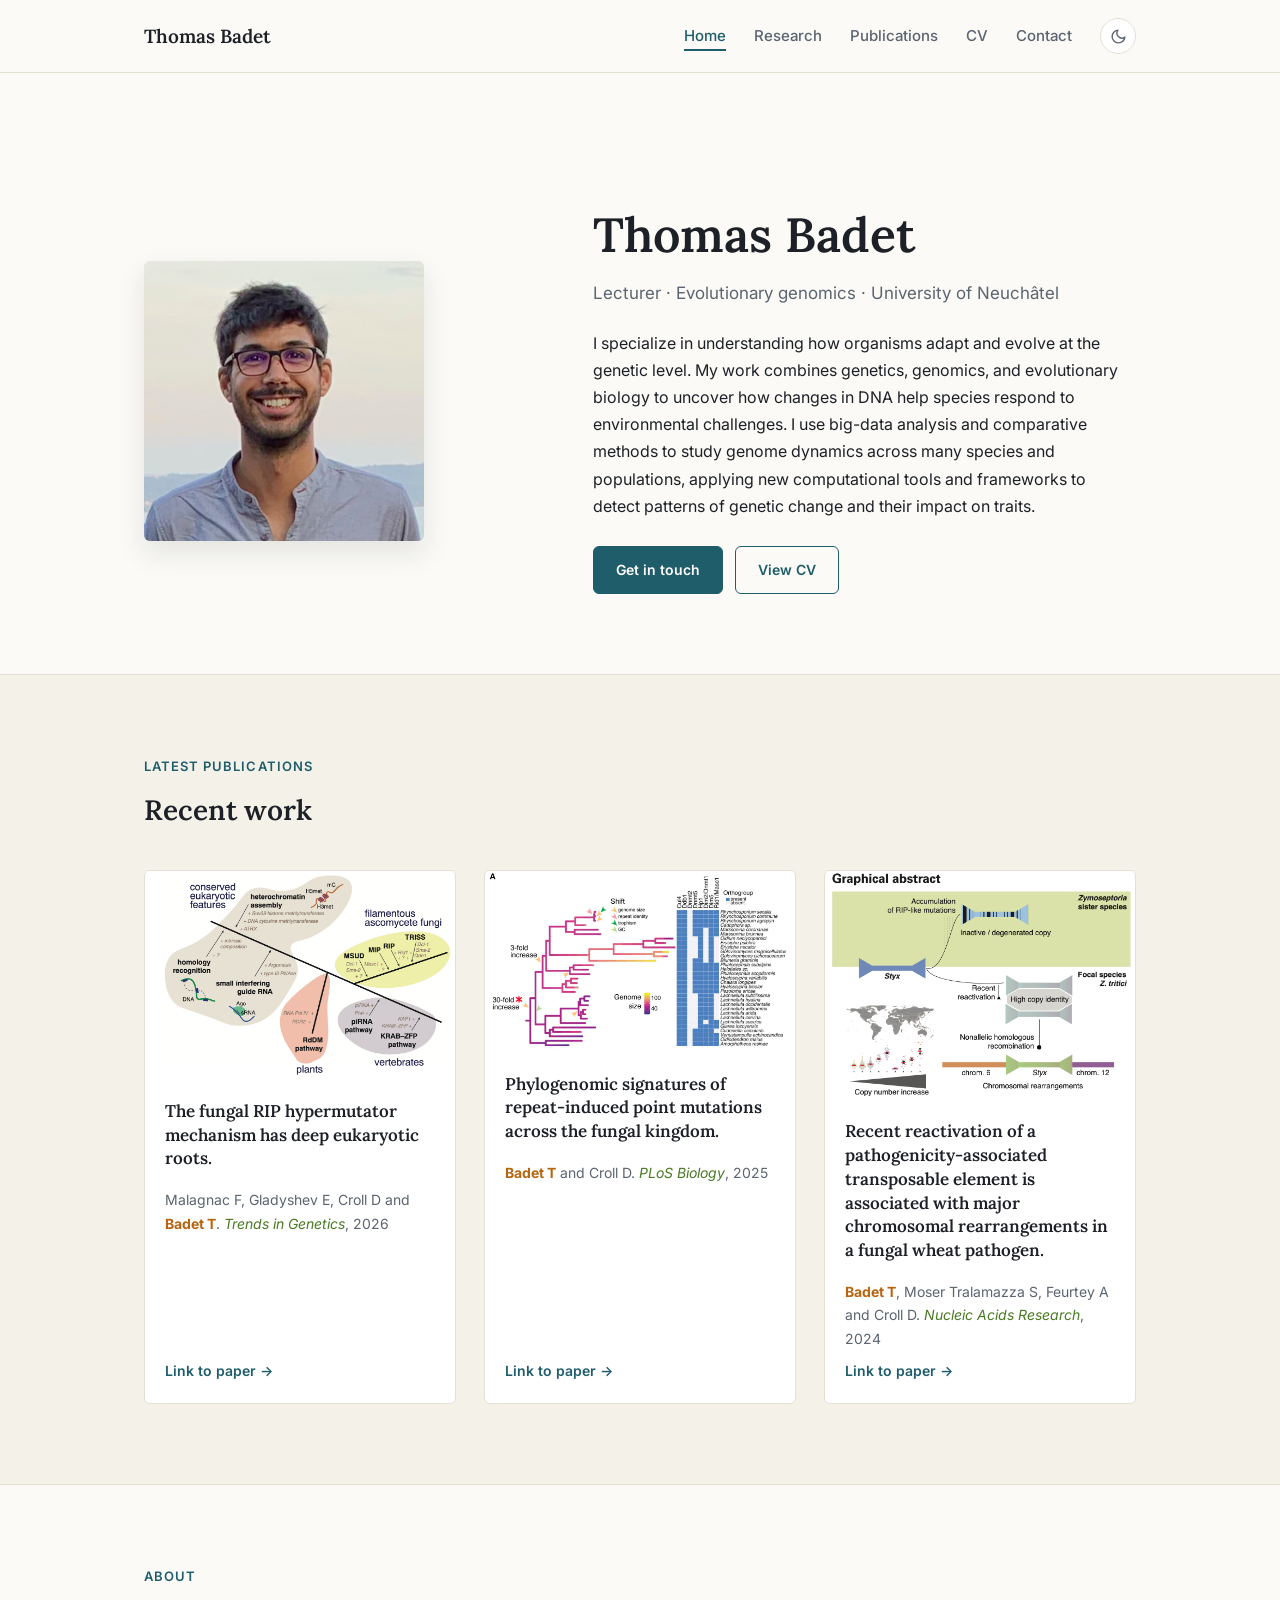
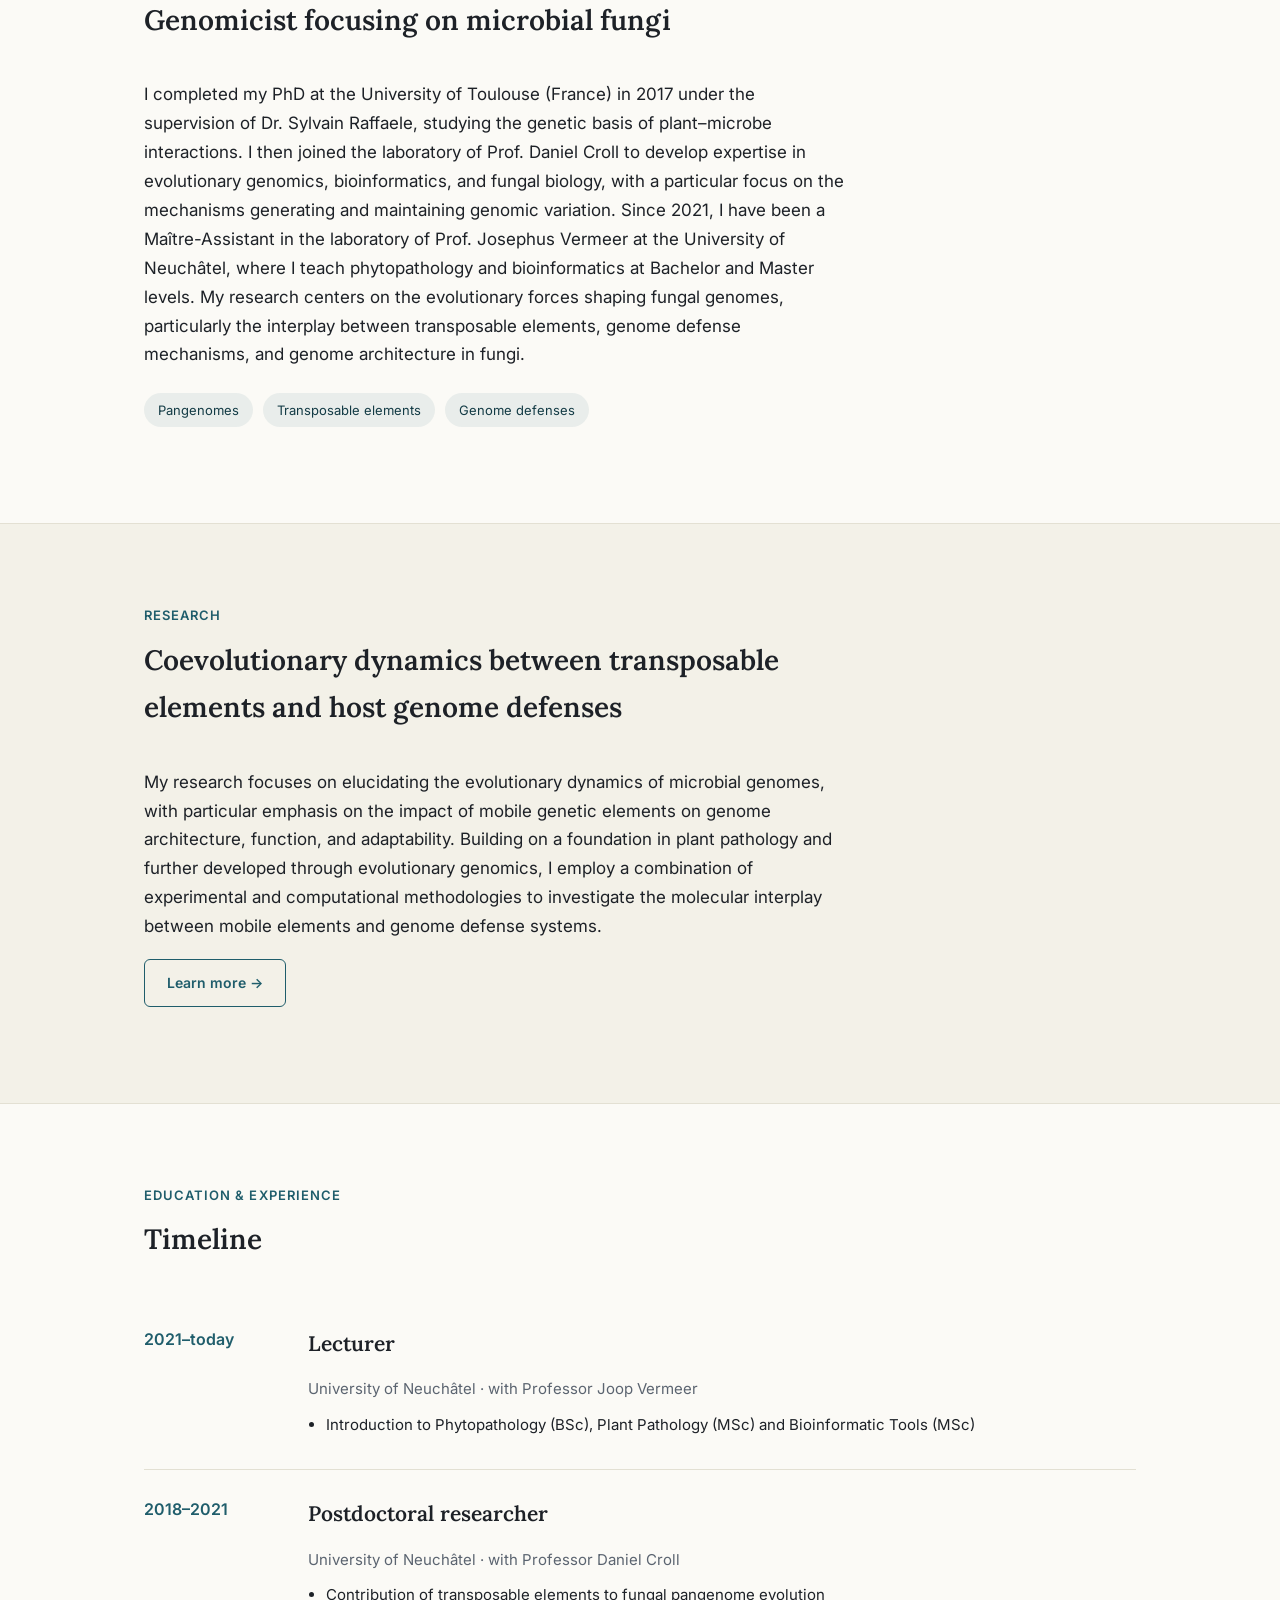
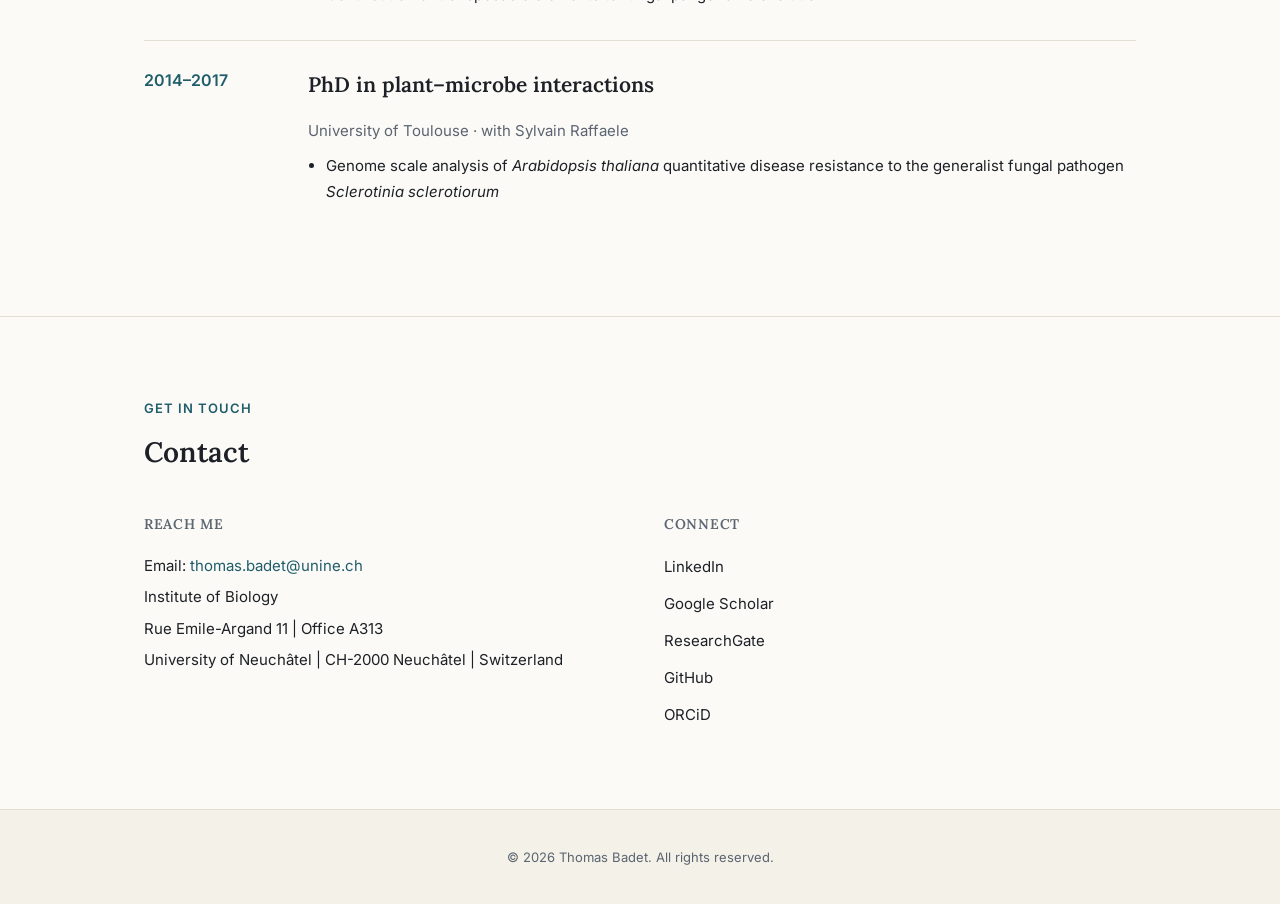
<file: index.html>
<!DOCTYPE html>
<html lang="en">
<head>
<meta charset="UTF-8">
<script>
  (function(){
    try{
      var t = localStorage.getItem('theme');
      if(!t){ t = window.matchMedia('(prefers-color-scheme: dark)').matches ? 'dark' : 'light'; }
      document.documentElement.setAttribute('data-theme', t);
    }catch(e){}
  })();
</script>
<meta name="viewport" content="width=device-width, initial-scale=1.0">
<title>Thomas Badet | Academic Profile</title>
<meta name="description" content="My research focuses on elucidating the evolutionary dynamics of fungal genomes, with particular emphasis on the impact of mobile genetic elements on genome architecture, function, and adaptability.">
<link rel="preconnect" href="https://fonts.googleapis.com">
<link rel="preconnect" href="https://fonts.gstatic.com" crossorigin>
<link href="https://fonts.googleapis.com/css2?family=Inter:wght@400;500;600&family=Lora:wght@500;600&display=swap" rel="stylesheet">
<link rel="stylesheet" href="assets/css/style.css">
</head>
<body>

<header class="site-header">
  <div class="nav-inner">
    <a class="nav-brand" href="index.html">Thomas Badet</a>
    <div class="nav-group">
      <ul class="nav-links">
        <li><a href="#hero" data-nav class="is-active">Home</a></li>
        <li><a href="pages/research.html">Research</a></li>
        <li><a href="pages/publications.html">Publications</a></li>
        <li><a href="pages/cv.html">CV</a></li>
        <li><a href="#contact" data-nav>Contact</a></li>
      </ul>
      <button type="button" class="theme-toggle" data-theme-toggle aria-label="Toggle dark mode">
        <svg class="icon-moon" viewBox="0 0 24 24" fill="none" stroke="currentColor" stroke-width="2" stroke-linecap="round" stroke-linejoin="round"><path d="M21 12.79A9 9 0 1 1 11.21 3 7 7 0 0 0 21 12.79z"/></svg>
        <svg class="icon-sun" viewBox="0 0 24 24" fill="none" stroke="currentColor" stroke-width="2" stroke-linecap="round" stroke-linejoin="round"><circle cx="12" cy="12" r="4"/><path d="M12 2v2M12 20v2M4.93 4.93l1.41 1.41M17.66 17.66l1.41 1.41M2 12h2M20 12h2M6.34 17.66l-1.41 1.41M19.07 4.93l-1.41 1.41"/></svg>
      </button>
    </div>
  </div>
</header>

<main>

  <!-- ===================== HERO ===================== -->
  <section id="hero">
    <div class="wrap hero">
      <div class="hero-photo-frame">
        <img src="assets/images/profile.png" alt="Thomas Badet">
      </div>
      <div class="hero-text">
        <h1>Thomas Badet</h1>
        <p class="hero-role">Lecturer · Evolutionary genomics · University of Neuchâtel</p>
        <p class="hero-tagline">I specialize in understanding how organisms adapt and evolve at the genetic level. My work combines genetics, genomics, and evolutionary biology to uncover how changes in DNA help species respond to environmental challenges. I use big-data analysis and comparative methods to study genome dynamics across many species and populations, applying new computational tools and frameworks to detect patterns of genetic change and their impact on traits.</p>
        <div class="hero-actions">
          <a class="btn btn-primary" href="#contact">Get in touch</a>
          <a class="btn" href="pages/cv.html">View CV</a>
        </div>
      </div>
    </div>
  </section>

  <!-- ===================== LATEST PUBLICATIONS ===================== -->
  <section class="alt reveal">
    <div class="wrap">
      <div class="section-head">
        <span class="eyebrow">Latest Publications</span>
        <h2>Recent work</h2>
      </div>
      <div class="pub-grid">

        <div class="pub-card">
          <div class="research-frame">
            <img src="assets/images/pub-1.png" alt="Evolution of major eukaryotic genome defense systems">
          </div>
          <div class="pub-body">
            <h3>The fungal RIP hypermutator mechanism has deep eukaryotic roots.</h3>
            <p class="pub-meta">Malagnac F, Gladyshev E, Croll D and <span class="author-highlight">Badet T</span>. <span class="journal">Trends in Genetics</span>, 2026</p>
            <a class="pub-link" href="https://doi.org/10.1016/j.tig.2026.05.008" target="_blank" rel="noopener noreferrer">Link to paper →</a>
          </div>
        </div>

        <div class="pub-card">
          <div class="research-frame">
            <img src="assets/images/pub-2.png" alt="Major shift in genome size detected in Leotiomycete fungi">
          </div>
          <div class="pub-body">
            <h3>Phylogenomic signatures of repeat-induced point mutations across the fungal kingdom.</h3>
            <p class="pub-meta"><span class="author-highlight">Badet T</span> and Croll D. <span class="journal">PLoS Biology</span>, 2025</p>
            <a class="pub-link" href="https://doi.org/10.1371/journal.pbio.3003433" target="_blank" rel="noopener noreferrer">Link to paper →</a>
          </div>
        </div>

        <div class="pub-card">
          <div class="research-frame">
            <img src="assets/images/pub-3.png" alt="Ongoing Styx activity promotes chromosomal rearrangements">
          </div>
          <div class="pub-body">
            <h3>Recent reactivation of a pathogenicity-associated transposable element is associated with major chromosomal rearrangements in a fungal wheat pathogen.</h3>
            <p class="pub-meta"><span class="author-highlight">Badet T</span>, Moser Tralamazza S, Feurtey A and Croll D. <span class="journal">Nucleic Acids Research</span>, 2024</p>
            <a class="pub-link" href="https://doi.org/10.1093/nar/gkad1214" target="_blank" rel="noopener noreferrer">Link to paper →</a>
          </div>
        </div>

      </div>
    </div>
  </section>

  <!-- ===================== ABOUT ===================== -->
  <section class="reveal">
    <div class="wrap">
      <div class="section-head">
        <span class="eyebrow">About</span>
        <h2>Genomicist focusing on microbial fungi</h2>
      </div>
      <p class="lede">I completed my PhD at the University of Toulouse (France) in 2017 under the supervision of Dr. Sylvain Raffaele, studying the genetic basis of plant–microbe interactions. I then joined the laboratory of Prof. Daniel Croll to develop expertise in evolutionary genomics, bioinformatics, and fungal biology, with a particular focus on the mechanisms generating and maintaining genomic variation. Since 2021, I have been a Maître-Assistant in the laboratory of Prof. Josephus Vermeer at the University of Neuchâtel, where I teach phytopathology and bioinformatics at Bachelor and Master levels. My research centers on the evolutionary forces shaping fungal genomes, particularly the interplay between transposable elements, genome defense mechanisms, and genome architecture in fungi.</p>
      <ul class="tags">
        <li>Pangenomes</li>
        <li>Transposable elements</li>
        <li>Genome defenses</li>
      </ul>
    </div>
  </section>

  <!-- ===================== RESEARCH TEASER ===================== -->
  <section class="alt reveal">
    <div class="wrap">
      <div class="section-head">
        <span class="eyebrow">Research</span>
        <h2>Coevolutionary dynamics between transposable elements and host genome defenses</h2>
      </div>
      <p class="lede">My research focuses on elucidating the evolutionary dynamics of microbial genomes, with particular emphasis on the impact of mobile genetic elements on genome architecture, function, and adaptability. Building on a foundation in plant pathology and further developed through evolutionary genomics, I employ a combination of experimental and computational methodologies to investigate the molecular interplay between mobile elements and genome defense systems.</p>
      <p style="margin-top: 18px;"><a class="btn" href="pages/research.html">Learn more →</a></p>
    </div>
  </section>

  <!-- ===================== TIMELINE ===================== -->
  <section class="reveal">
    <div class="wrap">
      <div class="section-head">
        <span class="eyebrow">Education &amp; Experience</span>
        <h2>Timeline</h2>
      </div>
      <div class="timeline">

        <div class="timeline-item">
          <div class="timeline-years">2021–today</div>
          <div>
            <h3>Lecturer</h3>
            <p class="timeline-meta">University of Neuchâtel · with Professor Joop Vermeer</p>
            <ul>
              <li>Introduction to Phytopathology (BSc), Plant Pathology (MSc) and Bioinformatic Tools (MSc)</li>
            </ul>
          </div>
        </div>

        <div class="timeline-item">
          <div class="timeline-years">2018–2021</div>
          <div>
            <h3>Postdoctoral researcher</h3>
            <p class="timeline-meta">University of Neuchâtel · with Professor Daniel Croll</p>
            <ul>
              <li>Contribution of transposable elements to fungal pangenome evolution</li>
            </ul>
          </div>
        </div>

        <div class="timeline-item">
          <div class="timeline-years">2014–2017</div>
          <div>
            <h3>PhD in plant–microbe interactions</h3>
            <p class="timeline-meta">University of Toulouse · with Sylvain Raffaele</p>
            <ul>
              <li>Genome scale analysis of <i>Arabidopsis thaliana</i> quantitative disease resistance to the generalist fungal pathogen <i>Sclerotinia sclerotiorum</i></li>
            </ul>
          </div>
        </div>

      </div>
    </div>
  </section>

  <!-- ===================== CONTACT ===================== -->
  <section id="contact" class="reveal">
    <div class="wrap">
      <div class="section-head">
        <span class="eyebrow">Get in Touch</span>
        <h2>Contact</h2>
      </div>
      <div class="contact-grid">
        <div class="contact-block">
          <h3>Reach me</h3>
          <p>Email: <a href="mailto:thomas.badet@unine.ch">thomas.badet@unine.ch</a></p>
          <p>Institute of Biology</p>
          <p>Rue Emile-Argand 11 | Office A313</p>
          <p>University of Neuchâtel | CH-2000 Neuchâtel | Switzerland</p>
        </div>
        <div class="contact-block">
          <h3>Connect</h3>
          <ul class="connect-list">
            <li><a target="_blank" rel="noopener noreferrer" href="https://www.linkedin.com/in/thomas-badet-538b6226b">LinkedIn</a></li>
            <li><a target="_blank" rel="noopener noreferrer" href="https://scholar.google.com/citations?user=i1IP7FYAAAAJ&hl">Google Scholar</a></li>
            <li><a target="_blank" rel="noopener noreferrer" href="https://www.researchgate.net/scientific-contributions/Thomas-Badet-2047805781">ResearchGate</a></li>
            <li><a target="_blank" rel="noopener noreferrer" href="https://github.com/tbadet">GitHub</a></li>
            <li><a target="_blank" rel="noopener noreferrer" href="https://orcid.org/0000-0001-6130-441X">ORCiD</a></li>
          </ul>
        </div>
      </div>
    </div>
  </section>

</main>

<footer class="site-footer">
  <div class="wrap">
    <p>© 2026 Thomas Badet. All rights reserved.</p>
  </div>
</footer>

<script src="assets/js/main.js"></script>
</body>
</html>
</file>
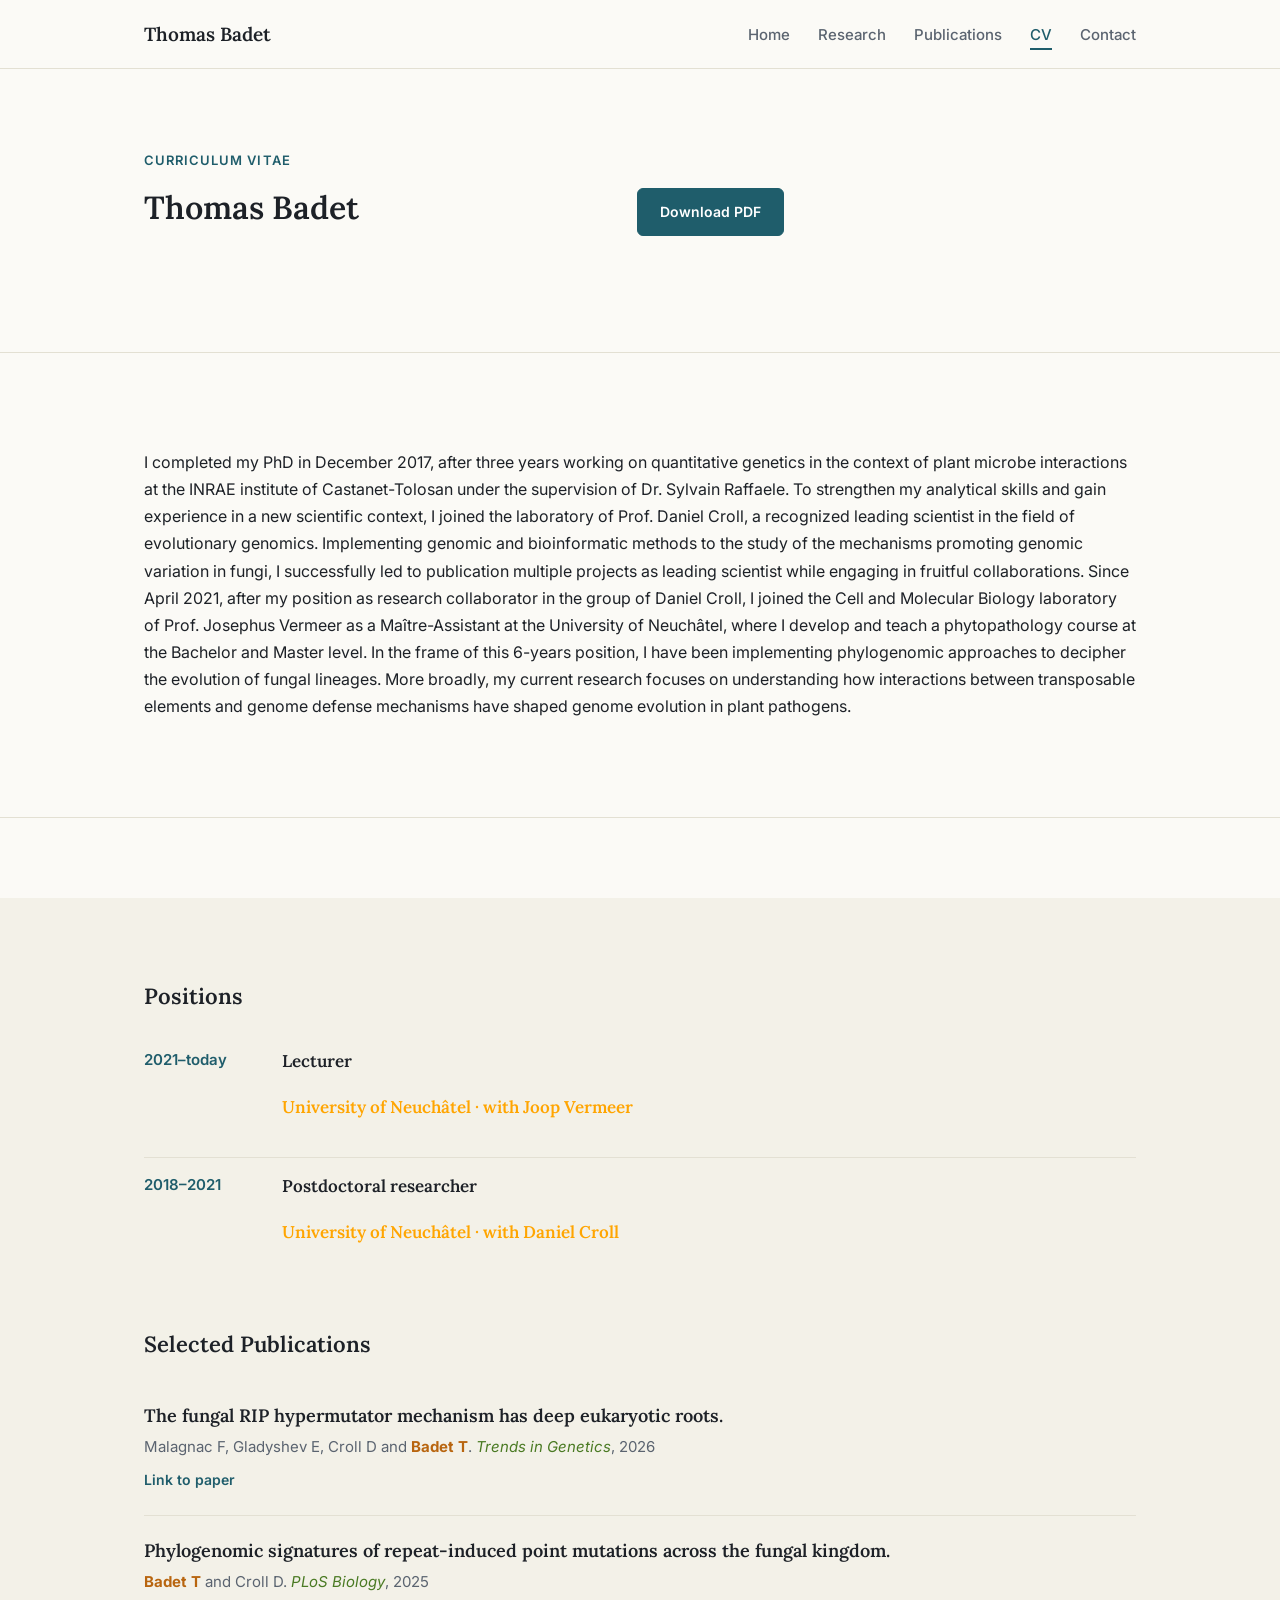
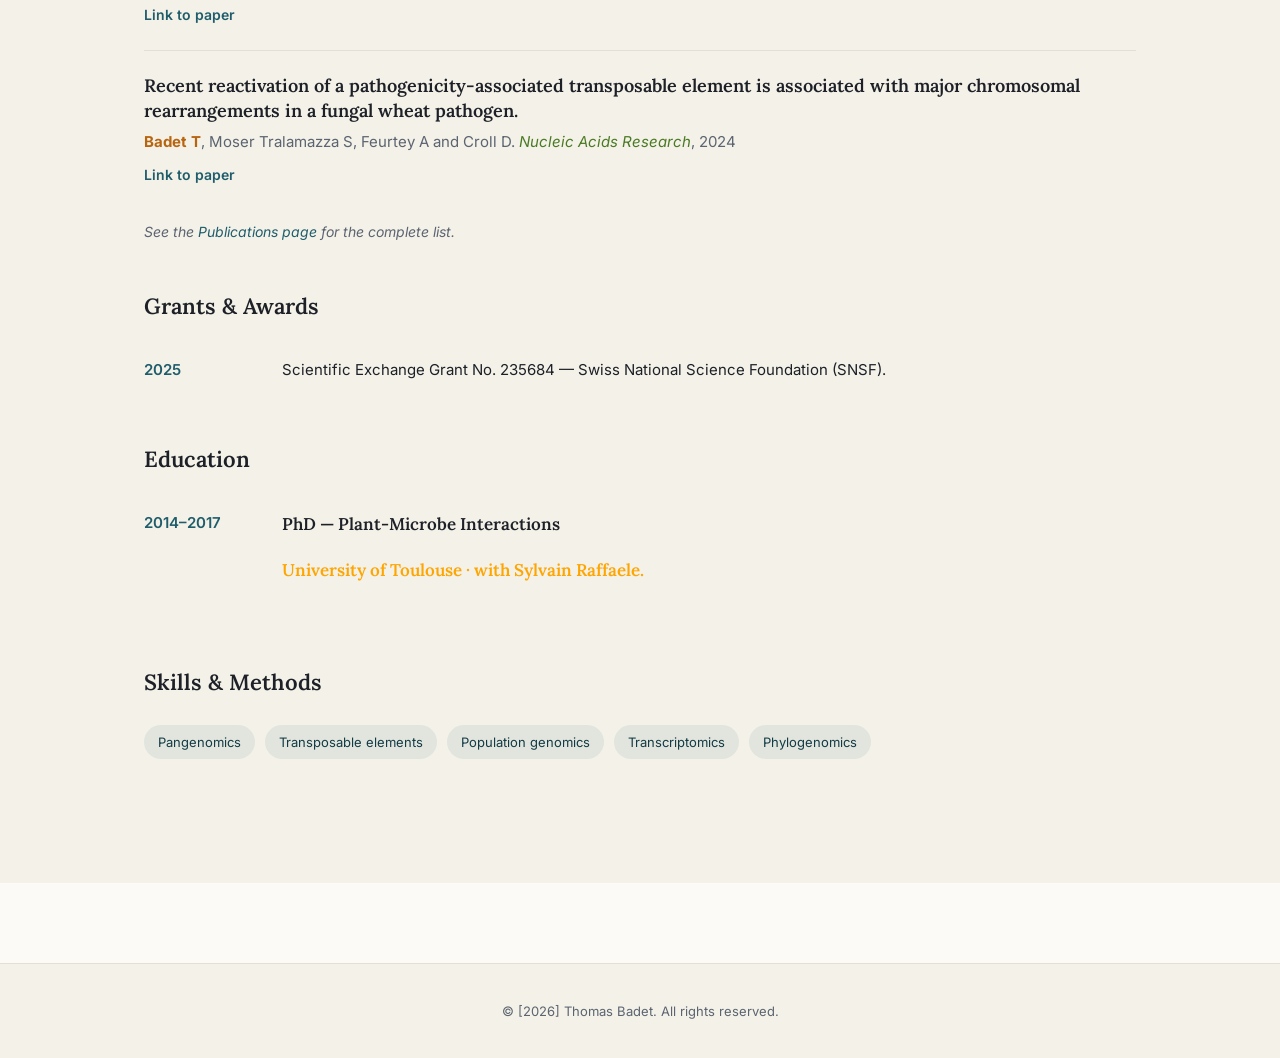
<file: pages/cv.html>
<!DOCTYPE html>
<html lang="en">
<head>
<meta charset="UTF-8">
<script>
  (function(){
    try{
      var t = localStorage.getItem('theme');
      if(!t){ t = window.matchMedia('(prefers-color-scheme: dark)').matches ? 'dark' : 'light'; }
      document.documentElement.setAttribute('data-theme', t);
    }catch(e){}
  })();
</script>
<meta name="viewport" content="width=device-width, initial-scale=1.0">
<title>CV | Thomas Badet</title>
<link rel="preconnect" href="https://fonts.googleapis.com">
<link rel="preconnect" href="https://fonts.gstatic.com" crossorigin>
<link href="https://fonts.googleapis.com/css2?family=Inter:wght@400;500;600&family=Lora:wght@500;600&display=swap" rel="stylesheet">
<link rel="stylesheet" href="../assets/css/style.css">
</head>
<body>

<header class="site-header">
  <div class="nav-inner">
    <a class="nav-brand" href="../index.html">Thomas Badet</a>
    <ul class="nav-links">
      <li><a href="../index.html">Home</a></li>
      <li><a href="research.html">Research</a></li>
      <li><a href="publications.html">Publications</a></li>
      <li><a href="cv.html" class="is-active">CV</a></li>
      <li><a href="../index.html#contact">Contact</a></li>
    </ul>
  </div>
</header>

<main>

  <section>
    <div class="wrap">
      <div class="section-head" style="display:flex; align-items:flex-end; justify-content:space-between; flex-wrap:wrap; gap:18px;">
        <div>
          <span class="eyebrow">Curriculum Vitae</span>
          <h2 style="font-size: 32px; margin-bottom:0;">Thomas Badet</h2>
        </div>
        <!-- Link this to an actual PDF once you have one, e.g. assets/cv.pdf -->
        <a class="btn btn-primary" href="../assets/cv.pdf">Download PDF</a>
      </div>
    </div>
  </section>
  
  <section>
    <div class="wrap" style="display:flex; align-items:flex-end; justify-content:space-between; flex-wrap:wrap; gap:18px;">
          <p>I completed my PhD in December 2017, after three years working on quantitative genetics in the context of plant microbe interactions at the INRAE institute of Castanet-Tolosan under the supervision of Dr. Sylvain Raffaele. To strengthen my analytical skills and gain experience in a new scientific context, I joined the laboratory of Prof. Daniel Croll, a recognized leading scientist in the field of evolutionary genomics. Implementing genomic and bioinformatic methods to the study of the mechanisms promoting genomic variation in fungi, I successfully led to publication multiple projects as leading scientist while engaging in fruitful collaborations. Since April 2021, after my position as research collaborator in the group of Daniel Croll, I joined the Cell and Molecular Biology laboratory of Prof. Josephus Vermeer as a Maître-Assistant at the University of Neuchâtel, where I develop and teach a phytopathology course at the Bachelor and Master level. In the frame of this 6-years position, I have been implementing phylogenomic approaches to decipher the evolution of fungal lineages. More broadly, my current research focuses on understanding how interactions between transposable elements and genome defense mechanisms have shaped genome evolution in plant pathogens.</p>
  </section>
  

  <section>
  <section class="alt reveal">
    <div class="wrap">

      <div class="cv-section">
        <h2>Positions</h2>
        <ul class="cv-list">
          <li><span class="yr">2021–today</span>
          <h3>Lecturer
          <p style="color: orange; font-family: 'Lora'; font-size: 14;">University of Neuchâtel · with Joop Vermeer</p></h3>
          <li><span class="yr">2018–2021</span>
          <h3>Postdoctoral researcher
          <p style="color: orange; font-family: 'Lora'; font-size: 14;">University of Neuchâtel · with Daniel Croll</p></h3>
        </ul>
      </div>


      <div class="cv-section">
        <h2>Selected Publications</h2>
        <ul class="pub-list">
    <ul class="pub-list">
      <li>
        <h3>The fungal RIP hypermutator mechanism has deep eukaryotic roots.</h3>
        <p class="pub-meta">
          Malagnac F, Gladyshev E, Croll D and
          <span class="author-highlight">Badet T</span>.
          <span class="journal">Trends in Genetics</span>, 2026
        </p>
        <a href="https://doi.org/10.1016/j.tig.2026.05.008" target="_blank" rel="noopener noreferrer" class="paper-link">
          Link to paper
        </a>
      </li>

      <li>
        <h3>Phylogenomic signatures of repeat-induced point mutations across the fungal kingdom.</h3>
        <p class="pub-meta">
          <span class="author-highlight">Badet T</span> and Croll D.
          <span class="journal">PLoS Biology</span>, 2025
        </p>
        <a href="https://doi.org/10.1371/journal.pbio.3003433" target="_blank" rel="noopener noreferrer" class="paper-link">
          Link to paper
        </a>
      </li>

      <li>
        <h3>Recent reactivation of a pathogenicity-associated transposable element is associated with major chromosomal rearrangements in a fungal wheat pathogen.</h3>
        <p class="pub-meta">
          <span class="author-highlight">Badet T</span>,
          Moser Tralamazza S, Feurtey A and Croll D.
          <span class="journal">Nucleic Acids Research</span>, 2024
        </p>
        <a href="https://doi.org/10.1093/nar/gkad1214" target="_blank" rel="noopener noreferrer" class="paper-link">
          Link to paper
        </a>
      </li>
        </ul>
        <p class="instruction">See the <a href="publications.html">Publications page</a> for the complete list.</p>
      </div>

      <div class="cv-section">
        <h2>Grants &amp; Awards</h2>
        <ul class="cv-list">
          <li><span class="yr">2025</span><span>Scientific Exchange Grant No. 235684 — Swiss National Science Foundation (SNSF).</span></li>
        </ul>
      </div>

      <div class="cv-section">
        <h2>Education</h2>
        <ul class="cv-list">
          <li><span class="yr">2014–2017</span>
          <h3>PhD — Plant-Microbe Interactions
          <p style="color: orange; font-family: 'Lora'; font-size: 14;">University of Toulouse · with Sylvain Raffaele.</p></h3>
        </ul>
      </div>
      
      <div class="cv-section">
        <h2>Skills &amp; Methods</h2>
        <ul class="tags">
          <li>Pangenomics</li>
          <li>Transposable elements</li>
          <li>Population genomics</li>
          <li>Transcriptomics</li>
          <li>Phylogenomics</li>
        </ul>
      </div>

    </div>
  </section>

</main>

<footer class="site-footer">
  <div class="wrap">
    <p>© [2026] Thomas Badet. All rights reserved.</p>
  </div>
</footer>

<script src="../assets/js/main.js"></script>
</body>
</html>
</file>
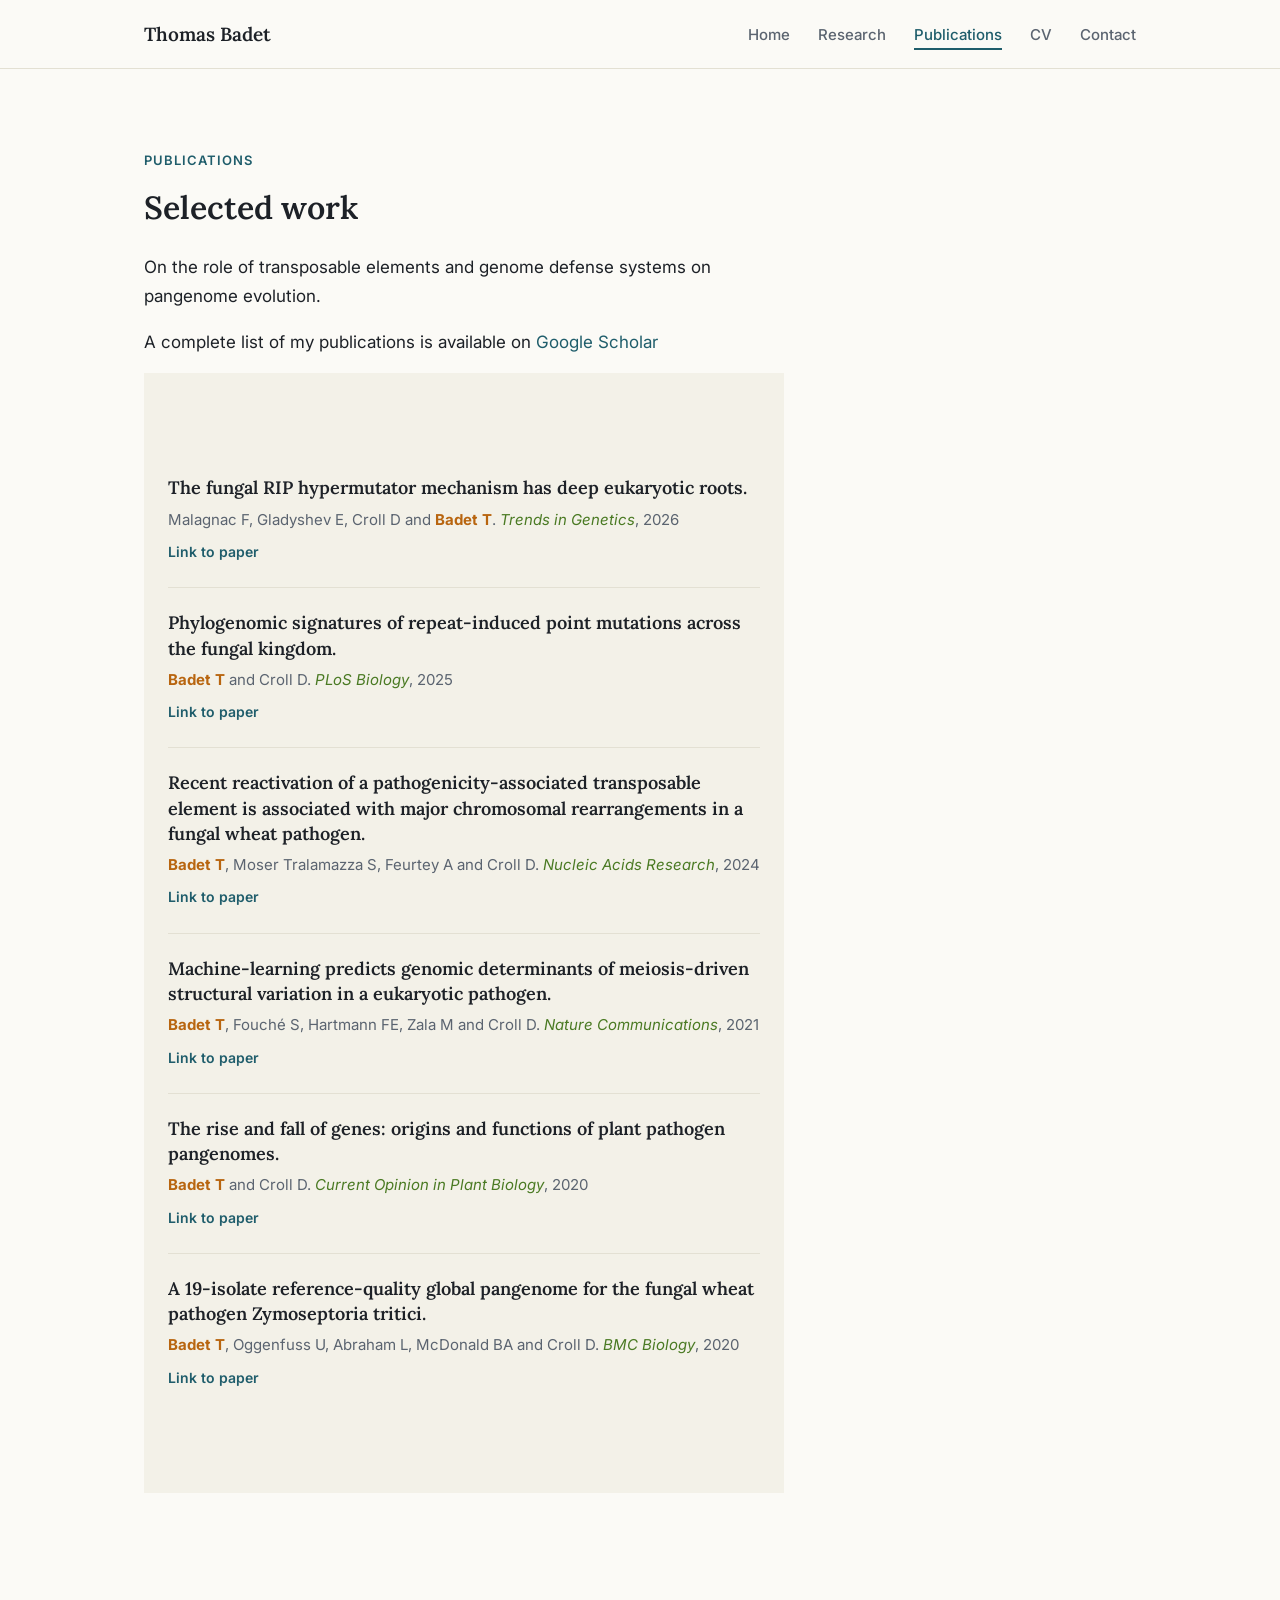
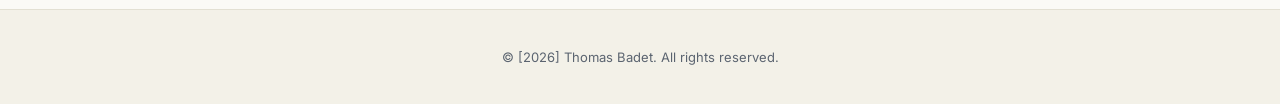
<file: pages/publications.html>
<!DOCTYPE html>
<html lang="en">
<head>
<meta charset="UTF-8">
<script>
  (function(){
    try{
      var t = localStorage.getItem('theme');
      if(!t){ t = window.matchMedia('(prefers-color-scheme: dark)').matches ? 'dark' : 'light'; }
      document.documentElement.setAttribute('data-theme', t);
    }catch(e){}
  })();
</script>
<meta name="viewport" content="width=device-width, initial-scale=1.0">
<title>Publications | Thomas Badet</title>
<link rel="preconnect" href="https://fonts.googleapis.com">
<link rel="preconnect" href="https://fonts.gstatic.com" crossorigin>
<link href="https://fonts.googleapis.com/css2?family=Inter:wght@400;500;600&family=Lora:wght@500;600&display=swap" rel="stylesheet">
<link rel="stylesheet" href="../assets/css/style.css">
</head>
<body>

<header class="site-header">
  <div class="nav-inner">
    <a class="nav-brand" href="../index.html">Thomas Badet</a>
    <ul class="nav-links">
      <li><a href="../index.html">Home</a></li>
      <li><a href="research.html">Research</a></li>
      <li><a href="publications.html" class="is-active">Publications</a></li>
      <li><a href="cv.html">CV</a></li>
      <li><a href="../index.html#contact">Contact</a></li>
    </ul>
  </div>
</header>

<main>

  <section>
    <div class="wrap">
      <div class="section-head">
        <span class="eyebrow">Publications</span>
        <h2 style="font-size: 32px;">Selected work</h2>
        <p class="lede">On the role of transposable elements and genome defense systems on pangenome evolution. </p>
        <p class="lede">A complete list of my publications is available on <a target="_blank" rel="noopener noreferrer" href="https://scholar.google.com/citations?user=i1IP7FYAAAAJ&hl">Google Scholar</a></p>

<section class="alt reveal">
  <div class="wrap">

    <ul class="pub-list">
      <li>
        <h3>The fungal RIP hypermutator mechanism has deep eukaryotic roots.</h3>
        <p class="pub-meta">
          Malagnac F, Gladyshev E, Croll D and
          <span class="author-highlight">Badet T</span>.
          <span class="journal">Trends in Genetics</span>, 2026
        </p>
        <a href="https://doi.org/10.1016/j.tig.2026.05.008" target="_blank" rel="noopener noreferrer" class="paper-link">
          Link to paper
        </a>
      </li>

      <li>
        <h3>Phylogenomic signatures of repeat-induced point mutations across the fungal kingdom.</h3>
        <p class="pub-meta">
          <span class="author-highlight">Badet T</span> and Croll D.
          <span class="journal">PLoS Biology</span>, 2025
        </p>
        <a href="https://doi.org/10.1371/journal.pbio.3003433" target="_blank" rel="noopener noreferrer" class="paper-link">
          Link to paper
        </a>
      </li>

      <li>
        <h3>Recent reactivation of a pathogenicity-associated transposable element is associated with major chromosomal rearrangements in a fungal wheat pathogen.</h3>
        <p class="pub-meta">
          <span class="author-highlight">Badet T</span>,
          Moser Tralamazza S, Feurtey A and Croll D.
          <span class="journal">Nucleic Acids Research</span>, 2024
        </p>
        <a href="https://doi.org/10.1093/nar/gkad1214" target="_blank" rel="noopener noreferrer" class="paper-link">
          Link to paper
        </a>
      </li>

      <li>
        <h3>Machine-learning predicts genomic determinants of meiosis-driven structural variation in a eukaryotic pathogen.</h3>
        <p class="pub-meta">
          <span class="author-highlight">Badet T</span>,
          Fouché S, Hartmann FE, Zala M and Croll D.
          <span class="journal">Nature Communications</span>, 2021
        </p>
        <a href="https://www.nature.com/articles/s41467-021-23862-x" target="_blank" rel="noopener noreferrer" class="paper-link">
          Link to paper
        </a>
      </li>

      <li>
        <h3>The rise and fall of genes: origins and functions of plant pathogen pangenomes.</h3>
        <p class="pub-meta">
          <span class="author-highlight">Badet T</span> and Croll D.
          <span class="journal">Current Opinion in Plant Biology</span>, 2020
        </p>
        <a href="https://doi.org/10.1016/j.pbi.2020.04.009" target="_blank" rel="noopener noreferrer" class="paper-link">
          Link to paper
        </a>
      </li>

      <li>
        <h3>A 19-isolate reference-quality global pangenome for the fungal wheat pathogen Zymoseptoria tritici.</h3>
        <p class="pub-meta">
          <span class="author-highlight">Badet T</span>,
          Oggenfuss U, Abraham L, McDonald BA and Croll D.
          <span class="journal">BMC Biology</span>, 2020
        </p>
        <a href="https://doi.org/10.1186/s12915-020-0744-3" target="_blank" rel="noopener noreferrer" class="paper-link">
          Link to paper
        </a>
      </li>

    </ul>

  </div>
</section>

</main>

<footer class="site-footer">
  <div class="wrap">
    <p>© [2026] Thomas Badet. All rights reserved.</p>
  </div>
</footer>

<script src="../assets/js/main.js"></script>
</body>
</html>
</file>
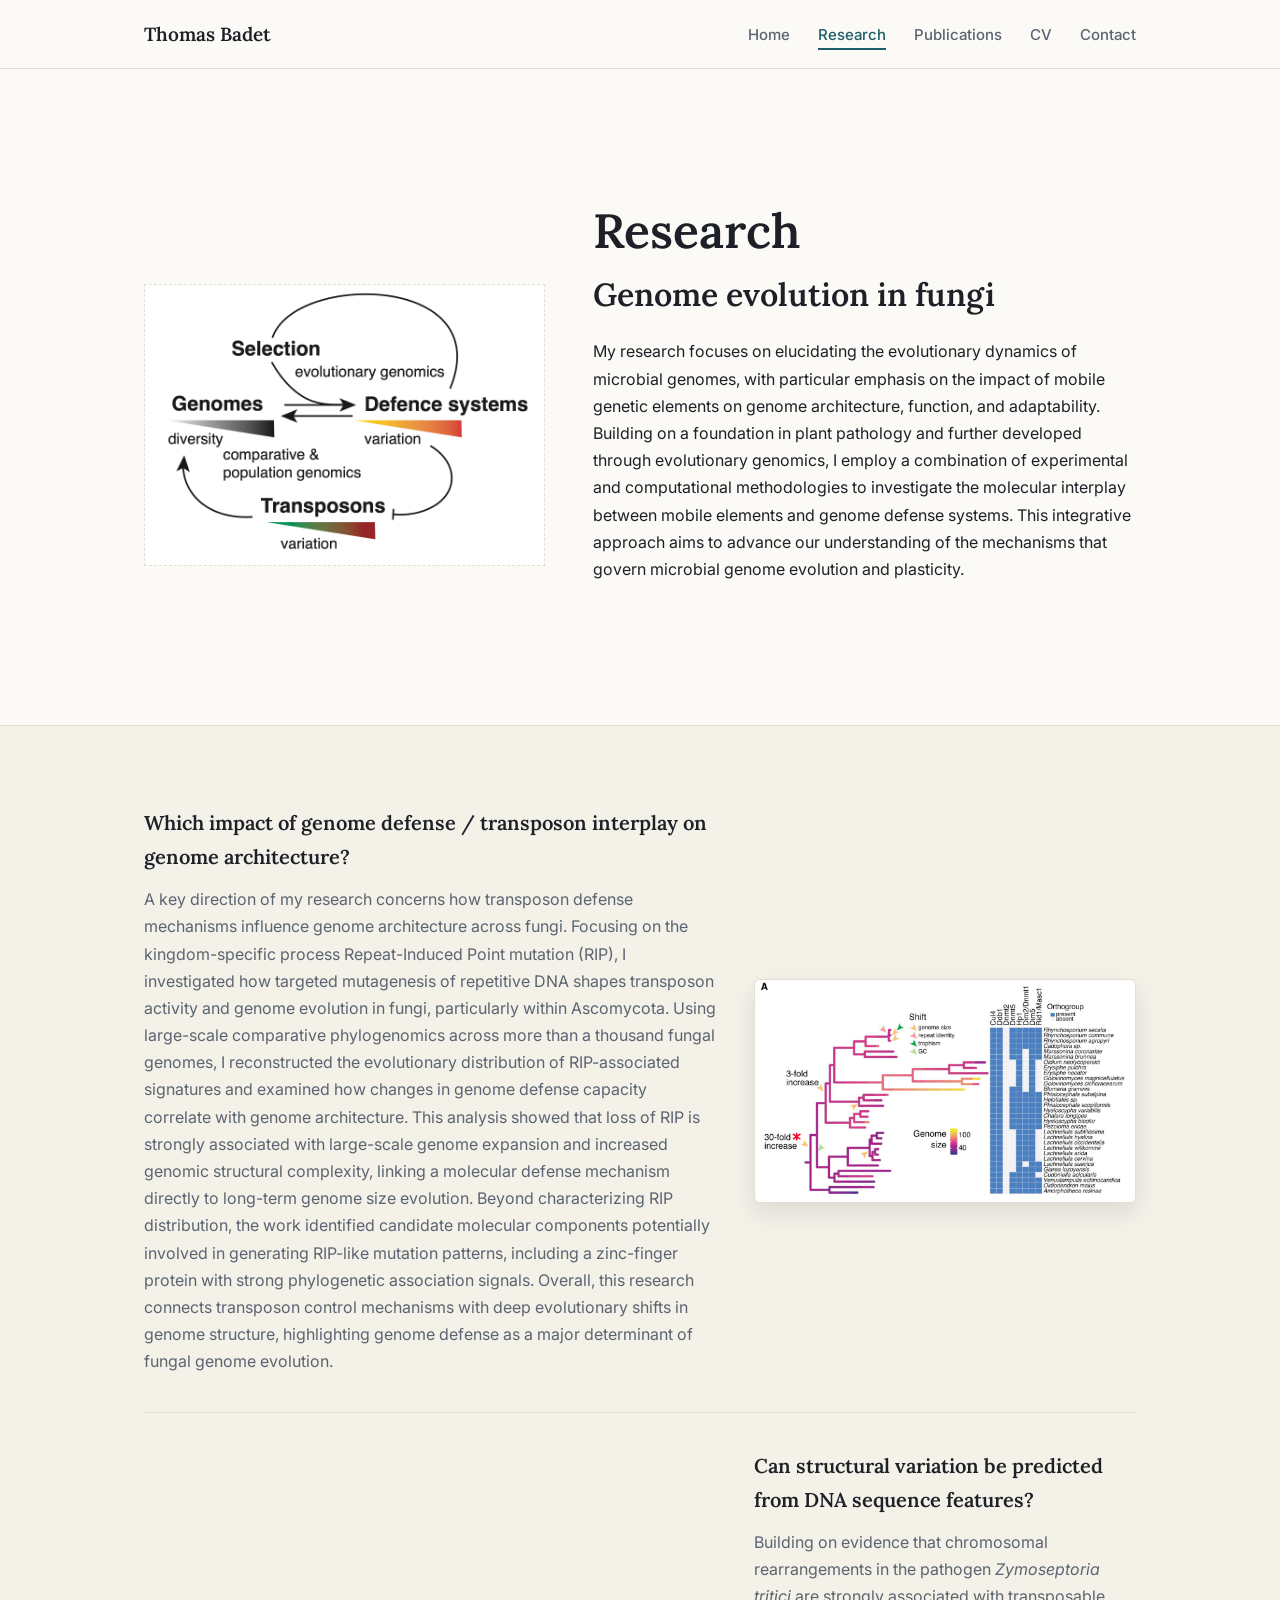
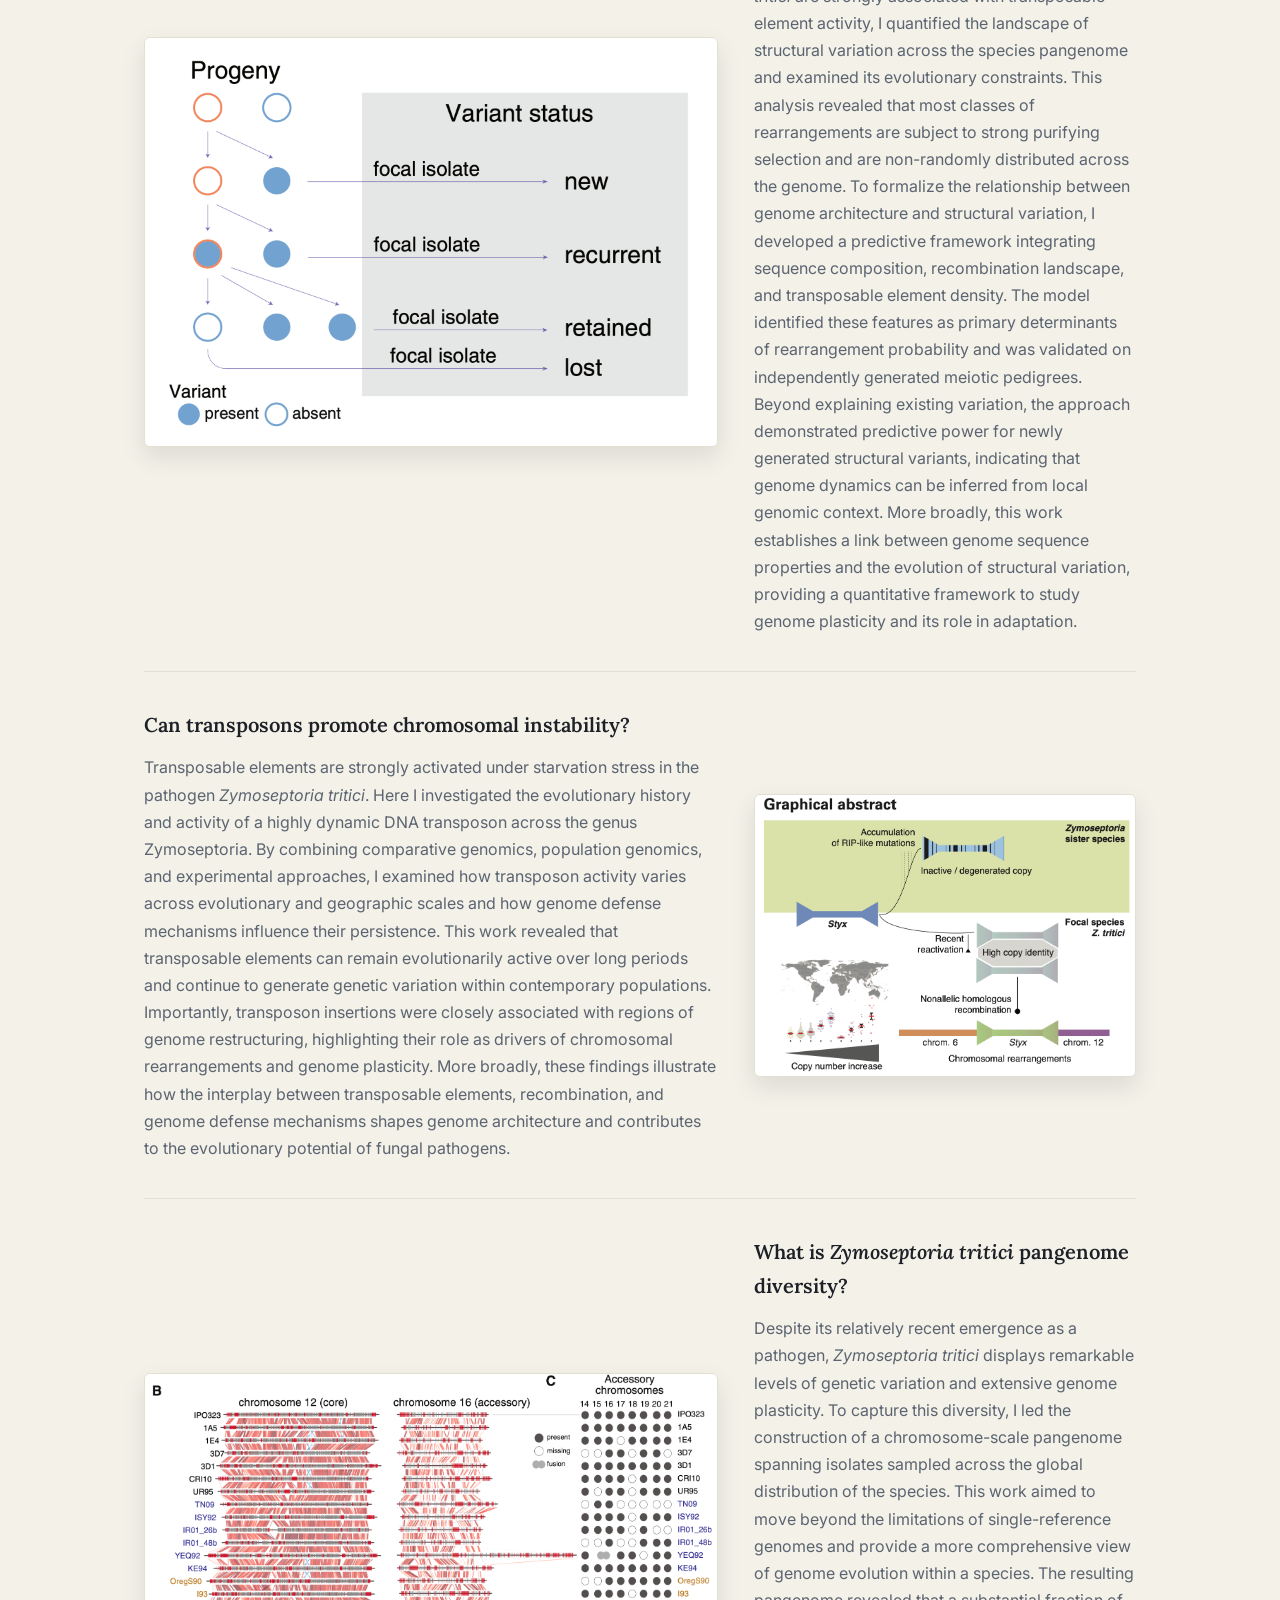
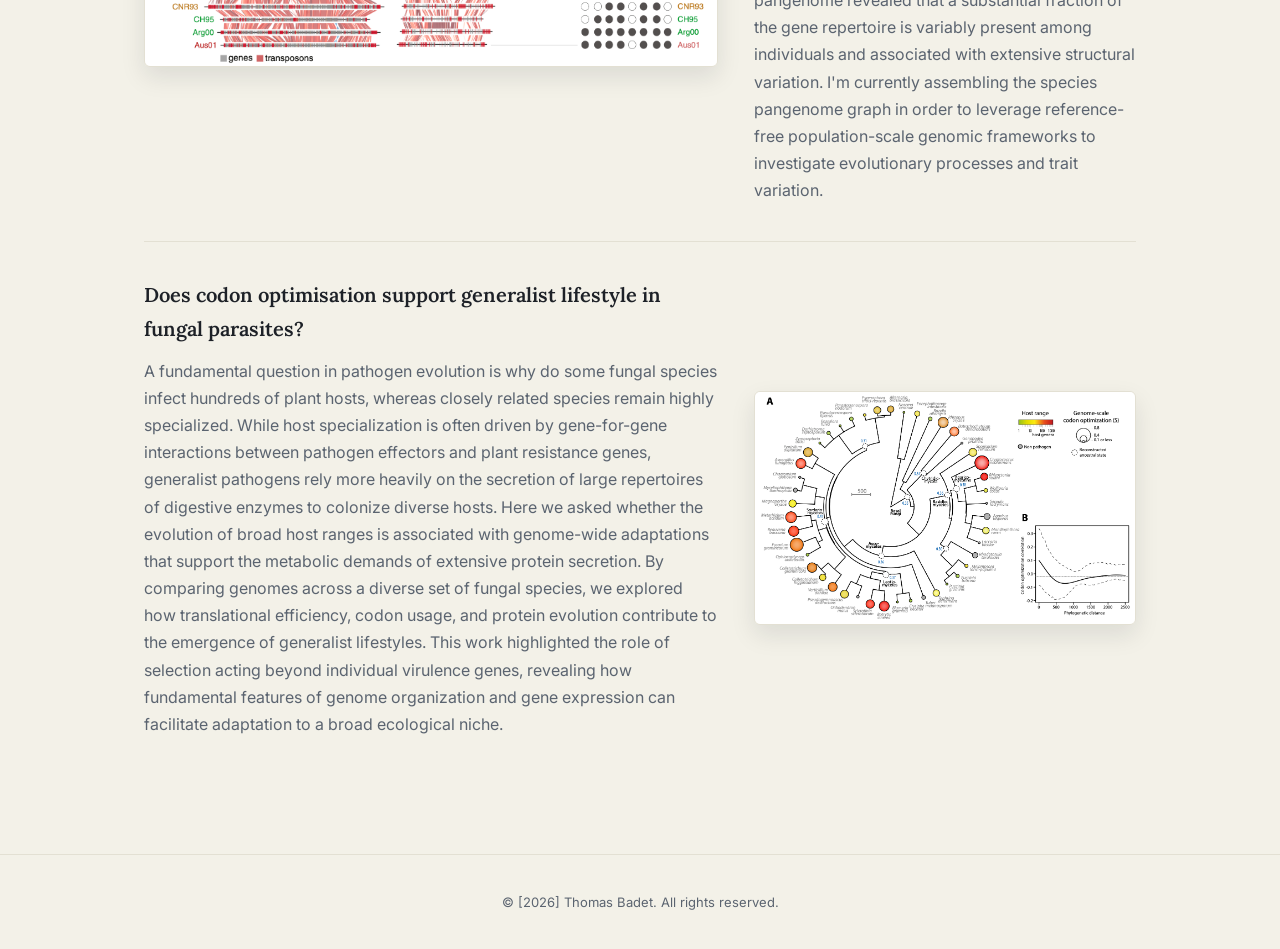
<file: pages/research.html>
<!DOCTYPE html>
<html lang="en">
<head>
<meta charset="UTF-8">
<script>
  (function(){
    try{
      var t = localStorage.getItem('theme');
      if(!t){ t = window.matchMedia('(prefers-color-scheme: dark)').matches ? 'dark' : 'light'; }
      document.documentElement.setAttribute('data-theme', t);
    }catch(e){}
  })();
</script>
<meta name="viewport" content="width=device-width, initial-scale=1.0">
<title>Research | Thomas Badet</title>
<link rel="preconnect" href="https://fonts.googleapis.com">
<link rel="preconnect" href="https://fonts.gstatic.com" crossorigin>
<link href="https://fonts.googleapis.com/css2?family=Inter:wght@400;500;600&family=Lora:wght@500;600&display=swap" rel="stylesheet">
<link rel="stylesheet" href="../assets/css/style.css">
</head>
<body>

<header class="site-header">
  <div class="nav-inner">
    <a class="nav-brand" href="../index.html">Thomas Badet</a>
    <ul class="nav-links">
      <li><a href="../index.html">Home</a></li>
      <li><a href="research.html" class="is-active">Research</a></li>
      <li><a href="publications.html">Publications</a></li>
      <li><a href="cv.html">CV</a></li>
      <li><a href="../index.html#contact">Contact</a></li>
    </ul>
  </div>
</header>

<main>

  <section id="hero">
    <div class="wrap hero">
      <div class="research-frame">
        <div class="photo-placeholder">
        <img src="../assets/images/research-1.png" alt="Transposable elements and genome defense system shape genome evolution">
        </div>
      </div>
      <div class="section-head">
        <h1>Research</h1>
        <h2 style="font-size: 32px;">Genome evolution in fungi</h2>
        <p class="hero-tagline">My research focuses on elucidating the evolutionary dynamics of microbial genomes, with particular emphasis on the impact of mobile genetic elements on genome architecture, function, and adaptability. Building on a foundation in plant pathology and further developed through evolutionary genomics, I employ a combination of experimental and computational methodologies to investigate the molecular interplay between mobile elements and genome defense systems. This integrative approach aims to advance our understanding of the mechanisms that govern microbial genome evolution and plasticity.</p>
        </div>
      </div>
    </div>
  </section>

  <section class="alt reveal">
    <div class="wrap">

      <div class="theme-block">
      <div class="theme-content">
        <h3>Which impact of genome defense / transposon interplay on genome architecture?</h3>
        <p>A key direction of my research concerns how transposon defense mechanisms influence genome architecture across fungi. Focusing on the kingdom-specific process Repeat-Induced Point mutation (RIP), I investigated how targeted mutagenesis of repetitive DNA shapes transposon activity and genome evolution in fungi, particularly within Ascomycota. Using large-scale comparative phylogenomics across more than a thousand fungal genomes, I reconstructed the evolutionary distribution of RIP-associated signatures and examined how changes in genome defense capacity correlate with genome architecture. This analysis showed that loss of RIP is strongly associated with large-scale genome expansion and increased genomic structural complexity, linking a molecular defense mechanism directly to long-term genome size evolution. Beyond characterizing RIP distribution, the work identified candidate molecular components potentially involved in generating RIP-like mutation patterns, including a zinc-finger protein with strong phylogenetic association signals. Overall, this research connects transposon control mechanisms with deep evolutionary shifts in genome structure, highlighting genome defense as a major determinant of fungal genome evolution.</p>
      </div>
      <div class="theme-image">
      <img src="../assets/images/pub-2.png" alt="Genome structural variation schematic">
      </div>
      </div>

      <div class="theme-block">
      <div class="theme-content">
        <h3>Can structural variation be predicted from DNA sequence features?</h3>
        <p>Building on evidence that chromosomal rearrangements in the pathogen <i>Zymoseptoria tritici</i> are strongly associated with transposable element activity, I quantified the landscape of structural variation across the species pangenome and examined its evolutionary constraints. This analysis revealed that most classes of rearrangements are subject to strong purifying selection and are non-randomly distributed across the genome. To formalize the relationship between genome architecture and structural variation, I developed a predictive framework integrating sequence composition, recombination landscape, and transposable element density. The model identified these features as primary determinants of rearrangement probability and was validated on independently generated meiotic pedigrees. Beyond explaining existing variation, the approach demonstrated predictive power for newly generated structural variants, indicating that genome dynamics can be inferred from local genomic context. More broadly, this work establishes a link between genome sequence properties and the evolution of structural variation, providing a quantitative framework to study genome plasticity and its role in adaptation.</p>
      </div>
      <div class="theme-image">
      <img src="../assets/images/project-3.png" alt="Genome structural variation schematic">
      </div>
      </div>

      <div class="theme-block">
      <div class="theme-content">
        <h3>Can transposons promote chromosomal instability?</h3>
        <p>Transposable elements are strongly activated under starvation stress in the pathogen <i>Zymoseptoria tritici</i>. Here I investigated the evolutionary history and activity of a highly dynamic DNA transposon across the genus Zymoseptoria. By combining comparative genomics, population genomics, and experimental approaches, I examined how transposon activity varies across evolutionary and geographic scales and how genome defense mechanisms influence their persistence. This work revealed that transposable elements can remain evolutionarily active over long periods and continue to generate genetic variation within contemporary populations. Importantly, transposon insertions were closely associated with regions of genome restructuring, highlighting their role as drivers of chromosomal rearrangements and genome plasticity. More broadly, these findings illustrate how the interplay between transposable elements, recombination, and genome defense mechanisms shapes genome architecture and contributes to the evolutionary potential of fungal pathogens.</p>
      </div>
      <div class="theme-image">
      <img src="../assets/images/pub-3.png" alt="Genome structural variation schematic">
      </div>
      </div>

      <div class="theme-block">
      <div class="theme-content">
        <h3>What is <i>Zymoseptoria tritici</i> pangenome diversity?</h3>
        <p>Despite its relatively recent emergence as a pathogen, <i>Zymoseptoria tritici</i> displays remarkable levels of genetic variation and extensive genome plasticity. To capture this diversity, I led the construction of a chromosome-scale pangenome spanning isolates sampled across the global distribution of the species. This work aimed to move beyond the limitations of single-reference genomes and provide a more comprehensive view of genome evolution within a species. The resulting pangenome revealed that a substantial fraction of the gene repertoire is variably present among individuals and associated with extensive structural variation. I'm currently assembling the species pangenome graph in order to leverage reference-free population-scale genomic frameworks to investigate evolutionary processes and trait variation.</p>
      </div>
      <div class="theme-image">
      <img src="../assets/images/project-4.png" alt="Genome structural variation schematic">
      </div>
      </div>

      <div class="theme-block">
      <div class="theme-content">
        <h3>Does codon optimisation support generalist lifestyle in fungal parasites?</h3>
        <p>A fundamental question in pathogen evolution is why do some fungal species infect hundreds of plant hosts, whereas closely related species remain highly specialized. While host specialization is often driven by gene-for-gene interactions between pathogen effectors and plant resistance genes, generalist pathogens rely more heavily on the secretion of large repertoires of digestive enzymes to colonize diverse hosts. Here we asked whether the evolution of broad host ranges is associated with genome-wide adaptations that support the metabolic demands of extensive protein secretion. By comparing genomes across a diverse set of fungal species, we explored how translational efficiency, codon usage, and protein evolution contribute to the emergence of generalist lifestyles. This work highlighted the role of selection acting beyond individual virulence genes, revealing how fundamental features of genome organization and gene expression can facilitate adaptation to a broad ecological niche.</p>
      </div>
      <div class="theme-image">
      <img src="../assets/images/project-5.png" alt="Genome structural variation schematic">
      </div>
      </div>

    </div>
  </section>

</main>

<footer class="site-footer">
  <div class="wrap">
    <p>© [2026] Thomas Badet. All rights reserved.</p>
  </div>
</footer>

<script src="../assets/js/main.js"></script>
</body>
</html>
</file>
<file: assets/css/style.css>
/* ==========================================================================
   Academic profile — shared stylesheet
   Used by index.html and everything in /pages/
   ========================================================================== */

:root{
  --bg: #fbfaf6;
  --bg-alt: #f3f1e8;
  --surface: #ffffff;
  --text: #1d2127;
  --text-muted: #5b6470;
  --accent: #1f5d6b;
  --accent-dark: #133b45;
  --accent-soft: rgba(31,93,107,0.08);
  --border: #e3e0d3;
  --shadow: rgba(20,30,35,0.10);

  --hl-author: #b8650f;
  --hl-journal: #4a7a23;
  --hl-affiliation: #8a6a4f;

  --serif: 'Lora', Georgia, serif;
  --sans: 'Inter', -apple-system, BlinkMacSystemFont, sans-serif;
  --max-w: 1040px;
  --radius: 6px;

  color-scheme: light;
}

html[data-theme="dark"]{
  --bg: #13171b;
  --bg-alt: #191e23;
  --surface: #1a1f24;
  --text: #e8e6df;
  --text-muted: #98a1ab;
  --accent: #6fc4d4;
  --accent-dark: #a3dce6;
  --accent-soft: rgba(111,196,212,0.12);
  --border: #2a3037;
  --shadow: rgba(0,0,0,0.45);

  --hl-author: #e2a45c;
  --hl-journal: #8fc065;
  --hl-affiliation: #b59a82;

  color-scheme: dark;
}

*{ box-sizing: border-box; }
html{ scroll-behavior: smooth; }

body{
  margin: 0;
  background: var(--bg);
  color: var(--text);
  font-family: var(--sans);
  font-size: 16px;
  line-height: 1.7;
  -webkit-font-smoothing: antialiased;
  transition: background-color .25s ease, color .25s ease;
}

a{ color: var(--accent); text-decoration: none; }
a:hover{ text-decoration: underline; }
a:focus-visible, button:focus-visible{
  outline: 2px solid var(--accent);
  outline-offset: 3px;
}

img{ max-width: 100%; display: block; }

h1, h2, h3{ font-family: var(--serif); font-weight: 600; margin: 0 0 .5em; color: var(--text); }

.wrap{
  max-width: var(--max-w);
  margin: 0 auto;
  padding: 0 24px;
}

.eyebrow{
  display: block;
  font-size: 13px;
  letter-spacing: .08em;
  text-transform: uppercase;
  color: var(--accent);
  font-weight: 600;
  margin-bottom: 10px;
}

/* ---------- Reveal-on-scroll ---------- */
.reveal{ opacity: 0; transform: translateY(14px); transition: opacity .6s ease, transform .6s ease; }
.reveal.is-visible{ opacity: 1; transform: translateY(0); }
@media (prefers-reduced-motion: reduce){
  .reveal{ opacity: 1; transform: none; transition: none; }
}

/* ---------- Header / Nav ---------- */
.site-header{
  position: sticky;
  top: 0;
  z-index: 50;
  background: var(--bg);
  background: color-mix(in srgb, var(--bg) 92%, transparent);
  backdrop-filter: blur(8px);
  border-bottom: 1px solid var(--border);
  transition: background-color .25s ease, border-color .25s ease;
}
.nav-inner{
  max-width: var(--max-w);
  margin: 0 auto;
  padding: 18px 24px;
  display: flex;
  align-items: center;
  justify-content: space-between;
  flex-wrap: wrap;
  gap: 14px;
}
.nav-brand{
  font-family: var(--serif);
  font-size: 19px;
  font-weight: 600;
  color: var(--text);
}
.nav-brand:hover{ text-decoration: none; }
.nav-group{
  display: flex;
  align-items: center;
  gap: 28px;
  flex-wrap: wrap;
}
.nav-links{
  display: flex;
  gap: 28px;
  list-style: none;
  margin: 0;
  padding: 0;
  flex-wrap: wrap;
}
.nav-links a{
  color: var(--text-muted);
  font-size: 15px;
  font-weight: 500;
  text-decoration: none;
  padding-bottom: 4px;
  border-bottom: 2px solid transparent;
}
.nav-links a:hover{ color: var(--accent); text-decoration: none; }
.nav-links a.is-active{
  color: var(--accent);
  border-color: var(--accent);
}

/* ---------- Theme toggle ---------- */
.theme-toggle{
  display: inline-flex;
  align-items: center;
  justify-content: center;
  width: 36px;
  height: 36px;
  border-radius: 999px;
  border: 1px solid var(--border);
  background: var(--surface);
  color: var(--text-muted);
  cursor: pointer;
  flex-shrink: 0;
  transition: background-color .2s ease, border-color .2s ease, color .2s ease;
}
.theme-toggle:hover{ color: var(--accent); border-color: var(--accent); }
.theme-toggle svg{ width: 17px; height: 17px; }
.theme-toggle .icon-sun{ display: none; }
.theme-toggle .icon-moon{ display: block; }
html[data-theme="dark"] .theme-toggle .icon-sun{ display: block; }
html[data-theme="dark"] .theme-toggle .icon-moon{ display: none; }

main{ display: block; }

section{ padding: 80px 0; }
section.alt{ background: var(--bg-alt); transition: background-color .25s ease; }
section + section{ border-top: 1px solid var(--border); }

/* ---------- Buttons ---------- */
.btn{
  display: inline-block;
  font-size: 14px;
  font-weight: 600;
  padding: 11px 22px;
  border-radius: var(--radius);
  border: 1px solid var(--accent);
  color: var(--accent);
  text-decoration: none;
  transition: background-color .15s ease, color .15s ease;
}
.btn:hover{ background: var(--accent-soft); text-decoration: none; }
.btn-primary{ background: var(--accent); color: #fff; border-color: var(--accent); }
.btn-primary:hover{ background: var(--accent-dark); border-color: var(--accent-dark); color: var(--bg); }

/* ---------- Hero ---------- */
.hero{
  display: grid;
  grid-template-columns: 0.85fr 1.15fr;
  gap: 48px;
  align-items: center;
  padding-top: 56px;
}
.hero-photo-frame{
  width: 100%;
  max-width: 280px;
  aspect-ratio: 1/1;
  border-radius: var(--radius);
  overflow: hidden;
  box-shadow: 0 12px 28px var(--shadow);
  background: var(--bg-alt);
}
.hero-photo-frame img{ width: 100%; height: 100%; object-fit: cover; }
.photo-placeholder{
  width: 100%;
  height: 100%;
  display: flex;
  flex-direction: column;
  align-items: center;
  justify-content: center;
  gap: 12px;
  color: var(--text-muted);
  border: 1px dashed var(--border);
}
.photo-placeholder svg{ width: 50px; height: 50px; opacity: .5; }
.photo-placeholder span{ font-size: 12px; text-align: center; padding: 0 18px; }

.hero h1{ font-size: clamp(34px, 5vw, 48px); line-height: 1.1; margin-bottom: 10px; }
.hero-role{ color: var(--text-muted); font-size: 17px; margin-bottom: 22px; }
.hero-tagline{ color: var(--text); max-width: 560px; margin-bottom: 26px; }
.hero-actions{ display: flex; gap: 12px; flex-wrap: wrap; }

/* ---------- About / Research teaser ---------- */
.section-head{ max-width: 640px; margin-bottom: 36px; }
.section-head h2{ font-size: 28px; }
.lede{ font-size: 17px; color: var(--text); max-width: 700px; }
.instruction{ color: var(--text-muted); font-style: italic; font-size: 14px; margin-top: 10px; }
.tags{ display: flex; flex-wrap: wrap; gap: 10px; margin-top: 24px; list-style: none; padding: 0; }
.tags li{
  font-size: 13px;
  color: var(--accent-dark);
  background: var(--accent-soft);
  padding: 6px 14px;
  border-radius: 999px;
}
html[data-theme="dark"] .tags li{ color: var(--text); }

.research-frame img {
  width: 100%;
  height: 100%;
  object-fit: contain;
}
/* ---------- Timeline ---------- */
.timeline{ margin-top: 8px; position: relative; }
.timeline-item{
  display: grid;
  grid-template-columns: 140px 1fr;
  gap: 24px;
  padding: 26px 0;
  border-top: 1px solid var(--border);
}
.timeline-item:first-child{ border-top: none; }
.timeline-years{ font-weight: 600; color: var(--accent); font-size: 16px; }
.timeline-item h3{ font-size: 21px; margin-bottom: 4px; }
.timeline-meta{ color: var(--text-muted); font-size: 15px; margin-bottom: 10px; }
.timeline-item ul{ margin: 0; padding-left: 18px; }
.timeline-item li{ margin-bottom: 6px; font-size: 15px; }

/* ---------- Research theme blocks (research.html) ---------- */
.theme-block{
  display: grid;
  grid-template-columns: 1.5fr 1fr;
  gap: 36px;
  align-items: center;
  padding: 36px 0;
  border-top: 1px solid var(--border);
}
.theme-block:first-child{ border-top: none; padding-top: 0; }
.theme-block:nth-child(even) .theme-image{ order: -1; }
.theme-block h3{ font-size: 20px; margin-bottom: 12px; }
.theme-block p{ color: var(--text-muted); margin: 0; }
.theme-image img{
  width: 100%;
  height: auto;
  border-radius: var(--radius);
  border: 1px solid var(--border);
  box-shadow: 0 10px 24px var(--shadow);
}

/* ---------- Publications: card grid (index.html) ---------- */
.pub-grid{
  display: grid;
  grid-template-columns: repeat(auto-fit, minmax(280px, 1fr));
  gap: 28px;
  margin-top: 8px;
}
.pub-card{
  background: var(--surface);
  border: 1px solid var(--border);
  border-radius: var(--radius);
  overflow: hidden;
  display: flex;
  flex-direction: column;
  transition: transform .2s ease, box-shadow .2s ease, border-color .2s ease;
}
.pub-card:hover{ transform: translateY(-3px); box-shadow: 0 14px 28px var(--shadow); }
.pub-thumb{
  aspect-ratio: 16/10;
  background: var(--bg-alt);
  display: flex;
  align-items: center;
  justify-content: center;
  border-bottom: 1px solid var(--border);
  overflow: hidden;
}
.pub-thumb img{ width: 100%; height: 100%; object-fit: cover; }
.pub-thumb span{ font-size: 12px; color: var(--text-muted); }
.pub-body{ padding: 20px; display: flex; flex-direction: column; gap: 8px; flex: 1; }
.pub-body h3{ font-size: 17px; line-height: 1.4; }
.pub-meta{ font-size: 14px; color: var(--text-muted); margin: 0; }
.pub-link{ font-size: 14px; font-weight: 600; margin-top: auto; }

/* ---------- Publications: full list (publications.html, cv.html) ---------- */
.pub-list{
  list-style: none;
  margin: 0;
  padding: 0;
}
.pub-list li{
  padding: 22px 0;
  border-top: 1px solid var(--border);
}
.pub-list li:first-child{ border-top: none; }
.pub-list h3{
  margin: 0 0 6px;
  font-size: 18px;
  line-height: 1.4;
}
.pub-list .pub-meta{ font-size: 15px; margin-bottom: 6px; }
.pub-list .paper-link{ font-size: 14px; font-weight: 600; color: var(--accent); }

.author-highlight{ color: var(--hl-author); font-weight: 700; }
.journal{ color: var(--hl-journal); font-style: italic; }

/* ---------- CV page ---------- */
.cv-intro{ font-size: 16px; max-width: 760px; color: var(--text); }
.cv-section{ margin-bottom: 44px; }
.cv-section h2{ font-size: 22px; margin-bottom: 18px; }
.cv-list{ list-style: none; margin: 0; padding: 0; }
.cv-list li{
  display: grid;
  grid-template-columns: 120px 1fr;
  gap: 18px;
  padding: 14px 0;
  border-top: 1px solid var(--border);
  font-size: 15px;
}
.cv-list li:first-child{ border-top: none; }
.cv-list .yr{ color: var(--accent); font-weight: 600; font-size: 15px; }
.cv-list h3{ font-size: 17px; margin: 0 0 4px; }
.cv-list .cv-affiliation{ color: var(--hl-affiliation); font-size: 14px; margin: 0; }

/* ---------- Contact ---------- */
.contact-grid{
  display: grid;
  grid-template-columns: 1fr 1fr;
  gap: 48px;
  margin-top: 8px;
}
.contact-block h3{
  font-size: 14px;
  text-transform: uppercase;
  letter-spacing: .05em;
  color: var(--text-muted);
  margin-bottom: 16px;
}
.contact-block p{ margin: 0 0 6px; font-size: 15px; }
.connect-list{ list-style: none; margin: 0; padding: 0; display: flex; flex-direction: column; gap: 10px; }
.connect-list a{ font-size: 15px; color: var(--text); }
.connect-list a:hover{ color: var(--accent); }

/* ---------- Footer ---------- */
.site-footer{
  background: var(--bg-alt);
  border-top: 1px solid var(--border);
  padding: 36px 0;
  text-align: center;
  transition: background-color .25s ease, border-color .25s ease;
}
.site-footer p{ font-size: 13px; color: var(--text-muted); margin: 0; }

/* ---------- Responsive ---------- */
@media (max-width: 820px){
  .hero{ grid-template-columns: 1fr; }
  .hero-photo-frame{ margin: 0 auto; }
  .contact-grid{ grid-template-columns: 1fr; gap: 30px; }
  .timeline-item{ grid-template-columns: 1fr; gap: 6px; }
  .cv-list li{ grid-template-columns: 90px 1fr; }
  .theme-block{ grid-template-columns: 1fr; }
  .theme-block:nth-child(even) .theme-image{ order: 0; }
  section{ padding: 56px 0; }
}
@media (max-width: 480px){
  .nav-inner{ padding: 14px 18px; }
  .nav-group{ gap: 16px; }
  .nav-links{ gap: 16px; }
}
</file>
